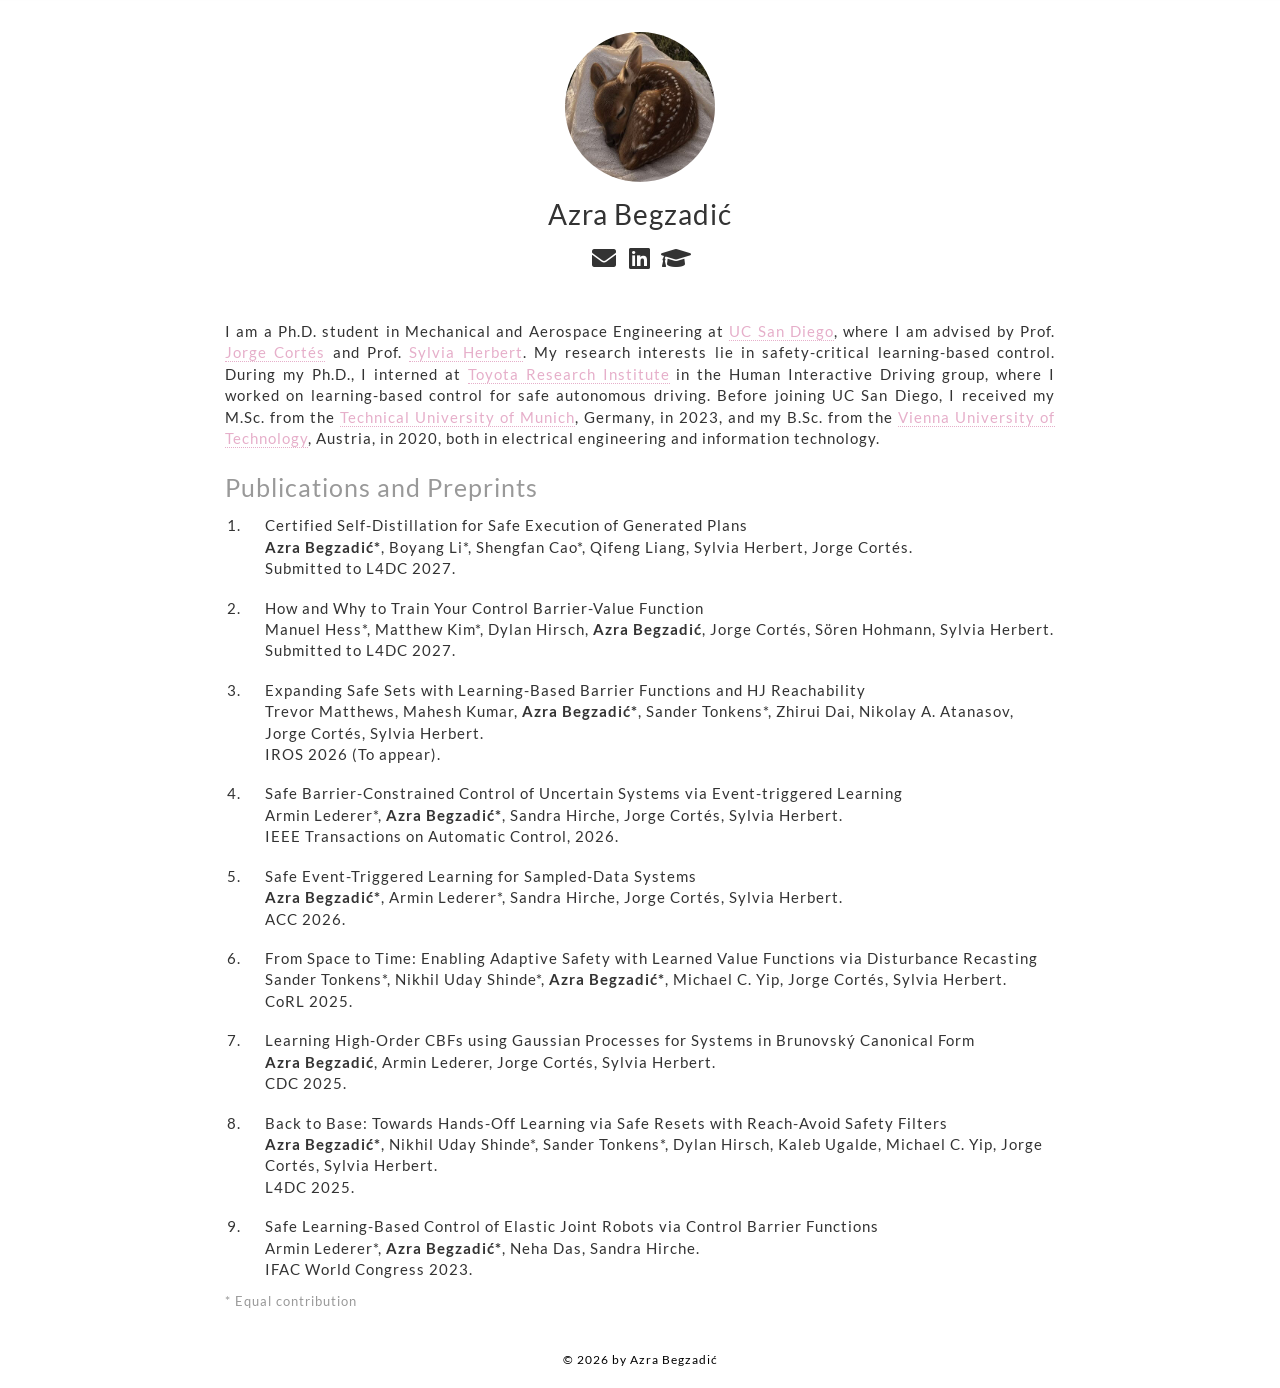
<file: index.html>
<!DOCTYPE html>
<html lang="en">

<head>
    <!-- Google Analytics (visitor stats) -->
    <script async src="https://www.googletagmanager.com/gtag/js?id=G-THCE89XLYM"></script>
    <script>
        window.dataLayer = window.dataLayer || [];
        function gtag() { dataLayer.push(arguments); }
        gtag('js', new Date());
        gtag('config', 'G-THCE89XLYM');
    </script>

    <meta charset="utf-8">
    <meta http-equiv="X-UA-Compatible" content="IE=edge">
    <meta name="viewport" content="width=device-width, shrink-to-fit=no, initial-scale=1">
    <meta name="description" content="Azra Begzadić, Ph.D. student in Mechanical and Aerospace Engineering at UC San Diego.">
    <meta name="author" content="Azra Begzadić">

    <title>Azra Begzadić</title>

    <!-- Browser tab icon (🌸) -->
    <link rel="icon" href="favicon.ico" sizes="16x16 32x32 48x48">
    <link rel="apple-touch-icon" href="assets/apple-touch-icon.png">

    <!-- Bootstrap 3 -->
    <link href="css/bootstrap.min.css" rel="stylesheet">

    <!-- Site styles -->
    <link href="css/style.css?v=10" rel="stylesheet">

    <!-- Fonts and icons (self-hosted) -->
    <link href="css/fonts.css" rel="stylesheet">
    <link href="css/fontawesome.min.css" rel="stylesheet">
    <link href="css/solid.min.css" rel="stylesheet">
    <link href="css/brands.min.css" rel="stylesheet">
</head>

<body>
    <!-- Top bar; appears after scrolling past the photo -->
    <nav class="sticky-nav" id="sticky-nav" aria-hidden="true">
        <div class="sticky-nav-content">
            <a class="sticky-nav-name" href="#" id="sticky-nav-name">Azra Begzadić</a>
            <div class="sticky-nav-links">
                <a href="mailto:abegzadic@ucsd.edu">Email</a>
                <a href="https://scholar.google.com/citations?user=kUZCmIUAAAAJ&amp;hl=en">Scholar</a>
            </div>
        </div>
    </nav>

    <div id="hugewrapper">
        <div id="wrapper">
            <!-- Sidebar -->
            <div id="sidebar-wrapper">
                <ul class="sidebar-nav">
                    <li class="sidebar-brand">
                        Azra Begzadić
                    </li>
                    <li class="below-brand">
                        <img class="profile-pic" src="assets/profile.jpg" alt="Azra's profile picture">
                    </li>
                    <li class="icon">
                        <a class="icon" href="mailto:abegzadic@ucsd.edu" aria-label="Email"><i class="fa fa-envelope fa-fw"></i></a>
                        <a class="icon" href="https://www.linkedin.com/in/azrabegzadic/" aria-label="LinkedIn"><i
                                class="fab fa-linkedin fa-fw"></i></a>
                        <a class="icon" href="https://scholar.google.com/citations?user=kUZCmIUAAAAJ&amp;hl=en" aria-label="Google Scholar"><i
                                class="fa fa-graduation-cap fa-fw"></i></a>
                    </li>
                </ul>
            </div>
            <!-- /#sidebar-wrapper -->

            <!-- Page Content -->
            <div id="page-content-wrapper">
                <section id="bio">
                    <div class="container-fluid">
                        <div class="row">
                            <div class="col-xs-12">
                                I am a Ph.D. student in Mechanical and Aerospace Engineering
                                at <a href="https://ucsd.edu/">UC San Diego</a>, where I am advised by Prof.
                                <a href="http://terrano.ucsd.edu/jorge/">Jorge Cortés</a>
                                and Prof. <a href="https://sylviaherbert.com/">Sylvia Herbert</a>.
                                My research interests lie in safety-critical learning-based control.

                                During my Ph.D., I interned at <a href="https://www.tri.global/">Toyota Research Institute</a>
                                in the Human Interactive Driving group,
                                where I worked on learning-based control for safe autonomous driving.

                                Before joining UC San Diego, I received my M.Sc. from the
                                <a href="https://www.tum.de/en/">Technical University of Munich</a>, Germany, in 2023,
                                and my B.Sc. from the <a href="https://www.tuwien.at/en/">Vienna University of Technology</a>,
                                Austria, in 2020, both in electrical engineering and information&nbsp;technology.
                            </div>
                        </div>
                    </div>
                </section>

                <section id="publication">
                    <div class="container-fluid">
                        <div class="row">
                            <div class="col-xs-12">
                                <div class="title">Publications and Preprints</div>
                                <ol class="publication">
                                    <!-- To add a paper, copy this block inside the list:
                                    <li class="pub">
                                        Paper title <br>
                                        <span class="bold">Azra Begzadić</span>, Coauthor One, Coauthor Two. <br>
                                        Venue Year.
                                    </li>
                                    -->
                                    <li class="pub">
                                        Certified Self-Distillation for Safe Execution of Generated Plans <br>
                                        <span class="bold">Azra Begzadić*</span>, Boyang Li*, Shengfan Cao*, Qifeng Liang, Sylvia Herbert, Jorge Cortés. <br>
                                        Submitted to L4DC 2027.
                                    </li>
                                    <li class="pub">
                                        How and Why to Train Your Control Barrier-Value Function <br>
                                        Manuel Hess*, Matthew Kim*, Dylan Hirsch, <span class="bold">Azra Begzadić</span>, Jorge Cortés, Sören Hohmann,
                                        Sylvia Herbert. <br>
                                        Submitted to L4DC 2027.
                                    </li>
                                    <li class="pub">
                                        Expanding Safe Sets with Learning-Based Barrier Functions and HJ Reachability <br>
                                        Trevor Matthews, Mahesh Kumar, <span class="bold">Azra Begzadić*</span>, Sander Tonkens*, Zhirui Dai,
                                        Nikolay A. Atanasov, Jorge Cortés, Sylvia Herbert. <br>
                                        IROS 2026 (To appear).
                                    </li>
                                    <li class="pub">
                                        Safe Barrier-Constrained Control of Uncertain Systems via Event-triggered Learning <br>
                                        Armin Lederer*, <span class="bold">Azra Begzadić*</span>, Sandra Hirche, Jorge Cortés, Sylvia Herbert. <br>
                                        IEEE Transactions on Automatic Control, 2026.
                                    </li>
                                    <li class="pub">
                                        Safe Event-Triggered Learning for Sampled-Data Systems <br>
                                        <span class="bold">Azra Begzadić*</span>, Armin Lederer*, Sandra Hirche, Jorge Cortés, Sylvia Herbert. <br>
                                        ACC 2026.
                                    </li>
                                    <li class="pub">
                                        From Space to Time: Enabling Adaptive Safety with Learned Value Functions via Disturbance Recasting <br>
                                        Sander Tonkens*, Nikhil Uday Shinde*, <span class="bold">Azra Begzadić*</span>, Michael C. Yip, Jorge Cortés,
                                        Sylvia Herbert. <br>
                                        CoRL 2025.
                                    </li>
                                    <li class="pub">
                                        Learning High-Order CBFs using Gaussian Processes for Systems in Brunovský Canonical Form <br>
                                        <span class="bold">Azra Begzadić</span>, Armin Lederer, Jorge Cortés, Sylvia Herbert. <br>
                                        CDC 2025.
                                    </li>
                                    <li class="pub">
                                        Back to Base: Towards Hands-Off Learning via Safe Resets with Reach-Avoid Safety Filters <br>
                                        <span class="bold">Azra Begzadić*</span>, Nikhil Uday Shinde*, Sander Tonkens*, Dylan Hirsch, Kaleb Ugalde,
                                        Michael C. Yip, Jorge Cortés, Sylvia Herbert. <br>
                                        L4DC 2025.
                                    </li>
                                    <li class="pub">
                                        Safe Learning-Based Control of Elastic Joint Robots via Control Barrier Functions <br>
                                        Armin Lederer*, <span class="bold">Azra Begzadić*</span>, Neha Das, Sandra Hirche. <br>
                                        IFAC World Congress 2023.
                                    </li>
                                </ol>
                                <div class="pub_note">* Equal contribution</div>
                            </div>
                        </div>
                    </div>
                </section>
            </div>
            <!-- /#page-content-wrapper -->
        </div>
        <!-- /#wrapper -->

        <footer class="site-footer">© 2026 by Azra Begzadić</footer>
    </div>

    <!-- Show the top bar once the photo and name are scrolled out of view -->
    <script>
        (function () {
            var nav = document.getElementById("sticky-nav");
            var header = document.querySelector(".sidebar-nav");
            document.getElementById("sticky-nav-name").addEventListener("click", function (e) {
                e.preventDefault();
                window.scrollTo({ top: 0, behavior: "smooth" });
            });
            if (!("IntersectionObserver" in window)) return;
            new IntersectionObserver(function (entries) {
                var show = !entries[0].isIntersecting;
                nav.classList.toggle("visible", show);
                nav.setAttribute("aria-hidden", show ? "false" : "true");
            }).observe(header);
        })();
    </script>
</body>

</html>
</file>
<file: css/fonts.css>
/* Lato (SIL Open Font License), self-hosted from @fontsource/lato. Weights 400 and 700. */

@font-face {
    font-family: 'Lato';
    font-style: normal;
    font-display: swap;
    font-weight: 400;
    src: url(../fonts/lato-latin-ext-400-normal.woff2) format('woff2'), url(../fonts/lato-latin-ext-400-normal.woff) format('woff');
    unicode-range: U+0100-02BA, U+02BD-02C5, U+02C7-02CC, U+02CE-02D7, U+02DD-02FF, U+0304, U+0308, U+0329, U+1D00-1DBF, U+1E00-1E9F, U+1EF2-1EFF, U+2020, U+20A0-20AB, U+20AD-20C0, U+2113, U+2C60-2C7F, U+A720-A7FF;
}

@font-face {
    font-family: 'Lato';
    font-style: normal;
    font-display: swap;
    font-weight: 400;
    src: url(../fonts/lato-latin-400-normal.woff2) format('woff2'), url(../fonts/lato-latin-400-normal.woff) format('woff');
    unicode-range: U+0000-00FF, U+0131, U+0152-0153, U+02BB-02BC, U+02C6, U+02DA, U+02DC, U+0304, U+0308, U+0329, U+2000-206F, U+20AC, U+2122, U+2191, U+2193, U+2212, U+2215, U+FEFF, U+FFFD;
}

@font-face {
    font-family: 'Lato';
    font-style: normal;
    font-display: swap;
    font-weight: 700;
    src: url(../fonts/lato-latin-ext-700-normal.woff2) format('woff2'), url(../fonts/lato-latin-ext-700-normal.woff) format('woff');
    unicode-range: U+0100-02BA, U+02BD-02C5, U+02C7-02CC, U+02CE-02D7, U+02DD-02FF, U+0304, U+0308, U+0329, U+1D00-1DBF, U+1E00-1E9F, U+1EF2-1EFF, U+2020, U+20A0-20AB, U+20AD-20C0, U+2113, U+2C60-2C7F, U+A720-A7FF;
}

@font-face {
    font-family: 'Lato';
    font-style: normal;
    font-display: swap;
    font-weight: 700;
    src: url(../fonts/lato-latin-700-normal.woff2) format('woff2'), url(../fonts/lato-latin-700-normal.woff) format('woff');
    unicode-range: U+0000-00FF, U+0131, U+0152-0153, U+02BB-02BC, U+02C6, U+02DA, U+02DC, U+0304, U+0308, U+0329, U+2000-206F, U+20AC, U+2122, U+2191, U+2193, U+2212, U+2215, U+FEFF, U+FFFD;
}
</file>
<file: css/style.css>
/*!
 * Layout based on Start Bootstrap - Simple Sidebar (http://startbootstrap.com/)
 * Copyright 2013-2016 Start Bootstrap
 * Licensed under MIT (https://github.com/BlackrockDigital/startbootstrap/blob/gh-pages/LICENSE)
 */

:root {
    --theme-color: green;
    --link-color: #e6afca;       /* light pink */
    --link-hover-color: #7fbfa3; /* cool sage green, on hover and click */
}

body {
    overflow-x: hidden;
    font-family: 'Lato', sans-serif;
    font-size: 15px;
    font-weight: 300;
    letter-spacing: 1px;
}

/* Footer stays at the bottom of the window, or below the content on long pages */
html,
body {
    height: 100%;
}

#hugewrapper {
    display: flex;
    flex-direction: column;
    min-height: 100%;
}

.site-footer {
    flex-shrink: 0;
    text-align: center;
    font-size: 12px;
    color: black;
    padding: 20px 0;
}

/* Layout: one centered column on every screen. Photo, name and icons stacked at the top. */

#wrapper {
    width: 100%;
    flex: 1 0 auto;
    margin-left: auto;
    margin-right: auto;
    max-width: 900px;
}

#page-content-wrapper {
    width: 100%;
    position: relative;
    padding: 15px;
}

.sidebar-nav {
    margin: 0;
    padding: 32px 0 0;
    list-style: none;
    display: flex;
    flex-direction: column;
    align-items: center;
}

.sidebar-nav li {
    font-size: 25px;
    line-height: 28px;
    margin-bottom: 2px;
    font-family: 'Lato', sans-serif;
}

.sidebar-nav > .sidebar-brand {
    font-size: 28px;
    line-height: 34px;
    margin-bottom: 12px;
    white-space: nowrap;
    font-family: 'Lato', sans-serif;
}

/* On phones the photo comes first */
.sidebar-nav > .below-brand {
    order: -1;
    margin-bottom: 15px;
}

.profile-pic {
    border-radius: 50%;
    width: 150px;
}

/* Icons in one centered row with a small, even gap */
.sidebar-nav > .icon {
    display: flex;
    justify-content: center;
    gap: 6px;
    margin-bottom: 8px;
}

.sidebar-nav > .icon a i {
    font-size: 24px;
    line-height: 30px;
    margin: 0;
    color: #333333; /* same as the name */
}

.sidebar-nav > .icon a i:hover {
    color: orange;
}

@media (min-width: 768px) {
    #page-content-wrapper {
        padding: 20px;
    }
}

/* Top bar: slides in once the photo and name scroll out of view */
.sticky-nav {
    position: fixed;
    top: 0;
    left: 0;
    right: 0;
    z-index: 1100;
    background: rgba(255, 255, 255, 0.85);
    -webkit-backdrop-filter: blur(12px);
    backdrop-filter: blur(12px);
    border-bottom: 1px solid #e0e0e0;
    transform: translateY(-100%);
    transition: transform 0.3s ease;
}

.sticky-nav.visible {
    transform: translateY(0);
}

/* Bar content lines up with the page column */
.sticky-nav-content {
    display: flex;
    align-items: center;
    justify-content: space-between;
    max-width: 900px;
    margin: 0 auto;
    padding: 10px 30px;
}

@media (min-width: 768px) {
    .sticky-nav-content {
        padding: 10px 35px;
    }
}

.sticky-nav-name,
.sticky-nav-name:hover,
.sticky-nav-name:focus {
    color: #333333;
    font-size: 16px;
    text-decoration: none;
}

.sticky-nav-links {
    display: flex;
    gap: 16px;
    font-size: 14px;
}

.sticky-nav-links a {
    color: var(--link-color);
    text-decoration: none;
}

.sticky-nav-links a:hover,
.sticky-nav-links a:focus,
.sticky-nav-links a:active {
    color: var(--link-hover-color);
    text-decoration: none;
}

/* Content */

.title {
    color: #999999;
    font-size: 25px;
    margin-top: 20px;
    font-family: 'Lato', sans-serif;
    margin-bottom: 10px;
}

.subtitle {
    color: darkslategrey;
    font-size: 18px;
    margin-top: 10px;
    margin-bottom: 5px;
}

#bio {
    margin-top: 20px;
    height: 40%;
    text-align: justify;
}

/* On phones: slightly smaller text, hyphenate long words so justified lines have smaller gaps,
   and avoid leaving a single word alone on the last line */
@media (max-width: 767px) {
    #bio {
        font-size: 14px;
        -webkit-hyphens: auto;
        hyphens: auto;
        text-wrap: pretty;
    }
}


#bio a {
    color: var(--link-color);
    text-decoration: none;
    border-bottom: 1px dotted;
}

/* On hover or click, links turn green (no box behind them) */
#bio a:hover,
#bio a:focus,
#bio a:active {
    color: var(--link-hover-color);
    background-color: transparent;
    text-decoration: none;
}

.fa {
    color: black;
    display: inline;
}

.bold {
    font-weight: bold;
}

/* Publications */

.publication > li {
    margin-left: -20px;
}

.publication li {
    padding-left: 20px;
    margin-bottom: 18px;
}

.publication a {
    color: var(--link-color);
    text-decoration: none;
    border-bottom: 1px dotted;
}

.publication a:hover,
.publication a:focus,
.publication a:active {
    color: var(--link-hover-color);
    background-color: transparent;
    text-decoration: none;
}

.pub_note {
    color: #999999;
    font-size: 13px;
    margin-top: -6px;
}
</file>
<file: css/solid.min.css>
/*!
 * Font Awesome Free 5.8.1 by @fontawesome - https://fontawesome.com
 * License - https://fontawesome.com/license/free (Icons: CC BY 4.0, Fonts: SIL OFL 1.1, Code: MIT License)
 */
@font-face{font-family:"Font Awesome 5 Free";font-style:normal;font-weight:900;font-display:auto;src:url(../webfonts/fa-solid-900.eot);src:url(../webfonts/fa-solid-900.eot?#iefix) format("embedded-opentype"),url(../webfonts/fa-solid-900.woff2) format("woff2"),url(../webfonts/fa-solid-900.woff) format("woff"),url(../webfonts/fa-solid-900.ttf) format("truetype"),url(../webfonts/fa-solid-900.svg#fontawesome) format("svg")}.fa,.fas{font-family:"Font Awesome 5 Free";font-weight:900}
</file>
<file: css/brands.min.css>
/*!
 * Font Awesome Free 5.8.1 by @fontawesome - https://fontawesome.com
 * License - https://fontawesome.com/license/free (Icons: CC BY 4.0, Fonts: SIL OFL 1.1, Code: MIT License)
 */
@font-face{font-family:"Font Awesome 5 Brands";font-style:normal;font-weight:normal;font-display:auto;src:url(../webfonts/fa-brands-400.eot);src:url(../webfonts/fa-brands-400.eot?#iefix) format("embedded-opentype"),url(../webfonts/fa-brands-400.woff2) format("woff2"),url(../webfonts/fa-brands-400.woff) format("woff"),url(../webfonts/fa-brands-400.ttf) format("truetype"),url(../webfonts/fa-brands-400.svg#fontawesome) format("svg")}.fab{font-family:"Font Awesome 5 Brands"}
</file>
